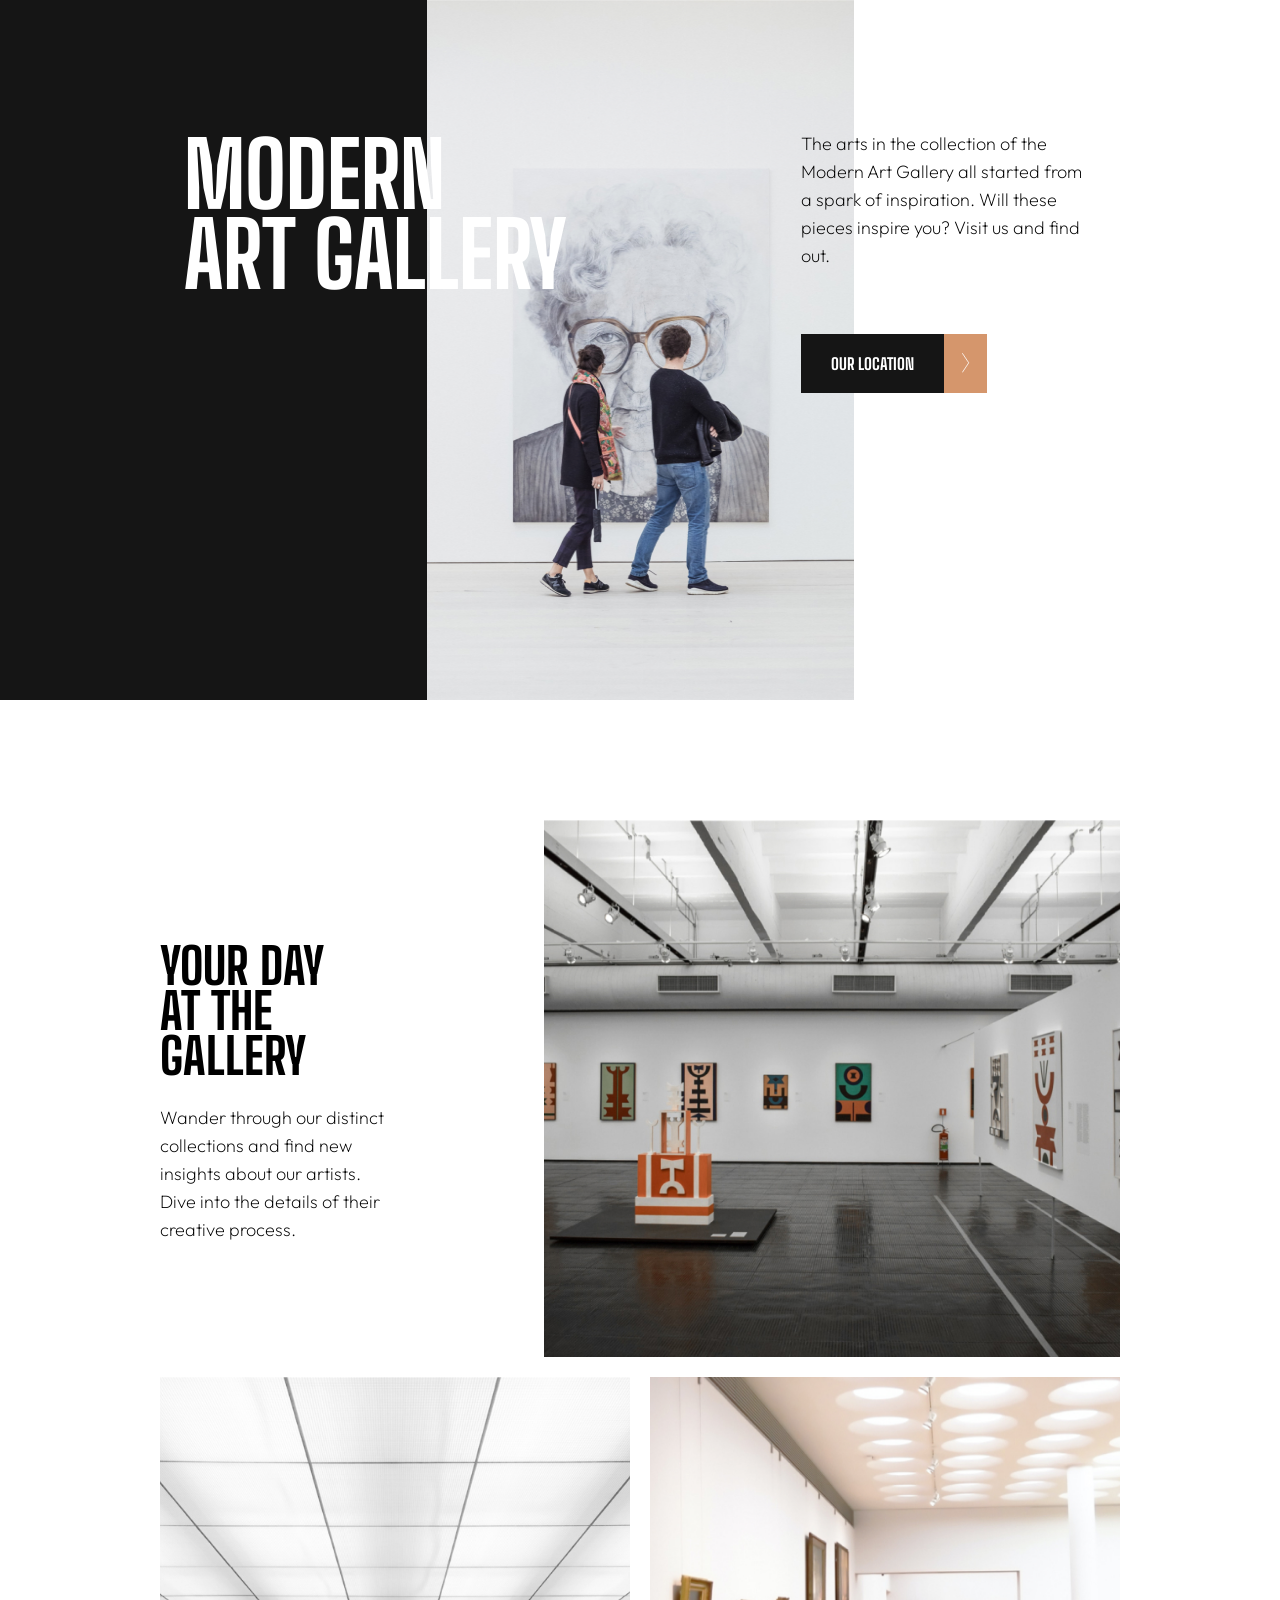
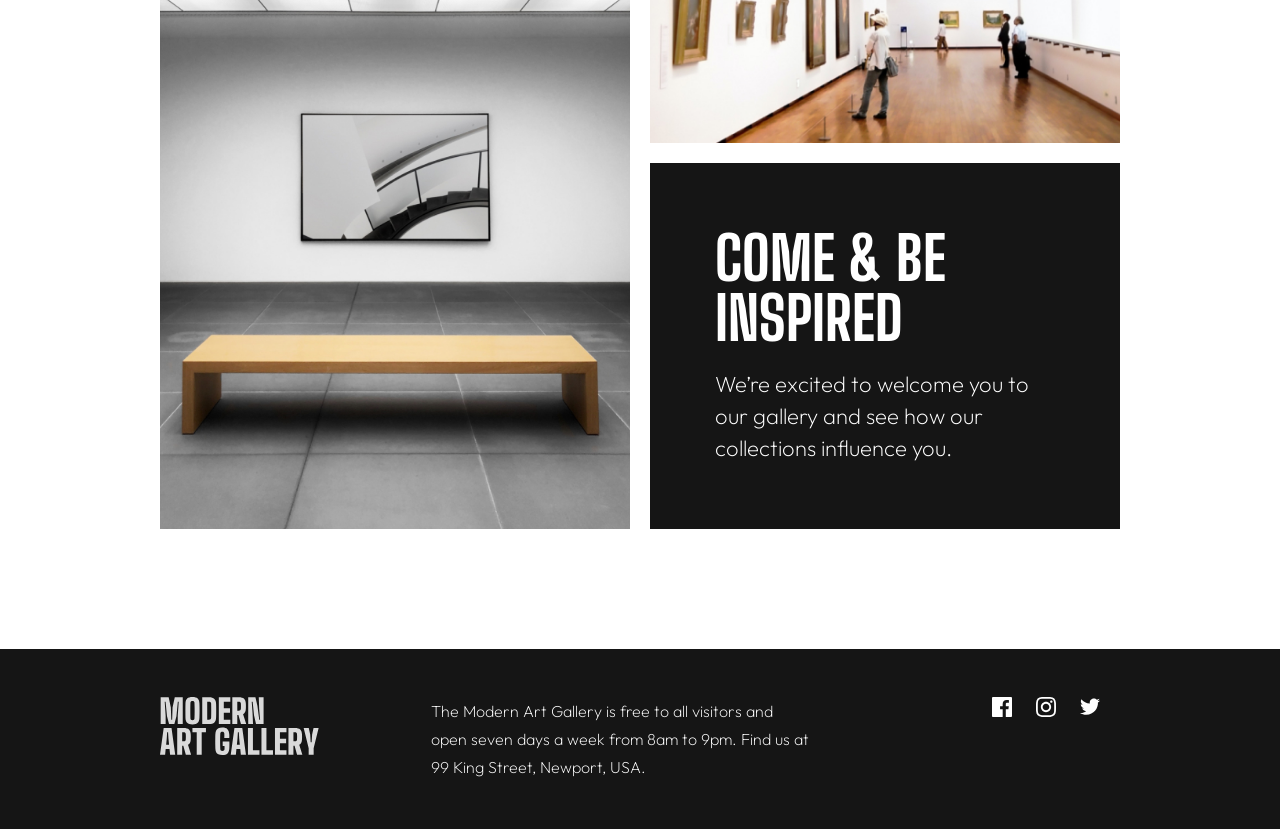
<file: index.html>
<!doctype html>
<html class="no-js" lang="">

<head>
  <meta charset="utf-8">
  <meta name="viewport" content="width=device-width, initial-scale=1">
  <title>Modern Art Gallery</title>
  <link rel="stylesheet" href="css/style.css">
  <meta name="description" content="">

  <meta property="og:title" content="">
  <meta property="og:type" content="">
  <meta property="og:url" content="">
  <meta property="og:image" content="">

  <link rel="icon" href="/favicon.ico" sizes="any">
  <link rel="icon" href="/icon.svg" type="image/svg+xml">
  <link rel="apple-touch-icon" href="icon.png">
  <link rel="manifest" href="site.webmanifest">
  <meta name="theme-color" content="#fafafa">
</head>

<body>
  <section class="container1">
      <div class="photo">
      </div>

      <article class="first-article">
          <h1>MODERN 
ART GALLERY</h1>
          <p>The arts in the collection of 
            the Modern Art Gallery all started from a spark of inspiration. Will these pieces inspire you? 
            Visit us and find out.</p>
          <div class="button">  
            <a href="./location.html" class="location">
              <span>OUR LOCATION</span>
              <img src="img/arrow.svg" alt="">
            </a>
          </div>
      </article>
  </section>    

  <section class="container2">
      <img src="img/photo2.jpg" alt=""> 
      <article class="second-article">
        <h2>YOUR DAY 
AT THE GALLERY</h2>
        <p>Wander through our distinct collections and find new insights 
          about our artists. Dive into the details of their creative process.</p>
      </article>
  </section>

  <section class="container3">
    <img class="photo3" src="img/photo3.jpg" alt="">
    <img class="photo4" src="img/photo4.jpg" alt="">
    <article class="third-article">
      <h2>COME & BE INSPIRED</h2>
      <p>We’re excited to welcome you to our gallery and see how our collections influence you.</p>
    </article>
  </section>

  <footer>
    <img class= "logo" src="img/logo.svg" alt="">
    <p>The Modern Art Gallery is free to all visitors and open 
      seven days a week from 8am to 9pm. Find us at 99 King Street, Newport, USA.</p>
      <section class="icons">
        <a href="#"><img src="img/icon-facebook.svg" alt=""></a>
        <a href="#"><img src="img/icon-instagram.svg" alt=""></a>
        <a href="#"><img src="img/icon-twiter.svg" alt=""></a>
      </section>
  </footer>

</body>

</html>
</file>
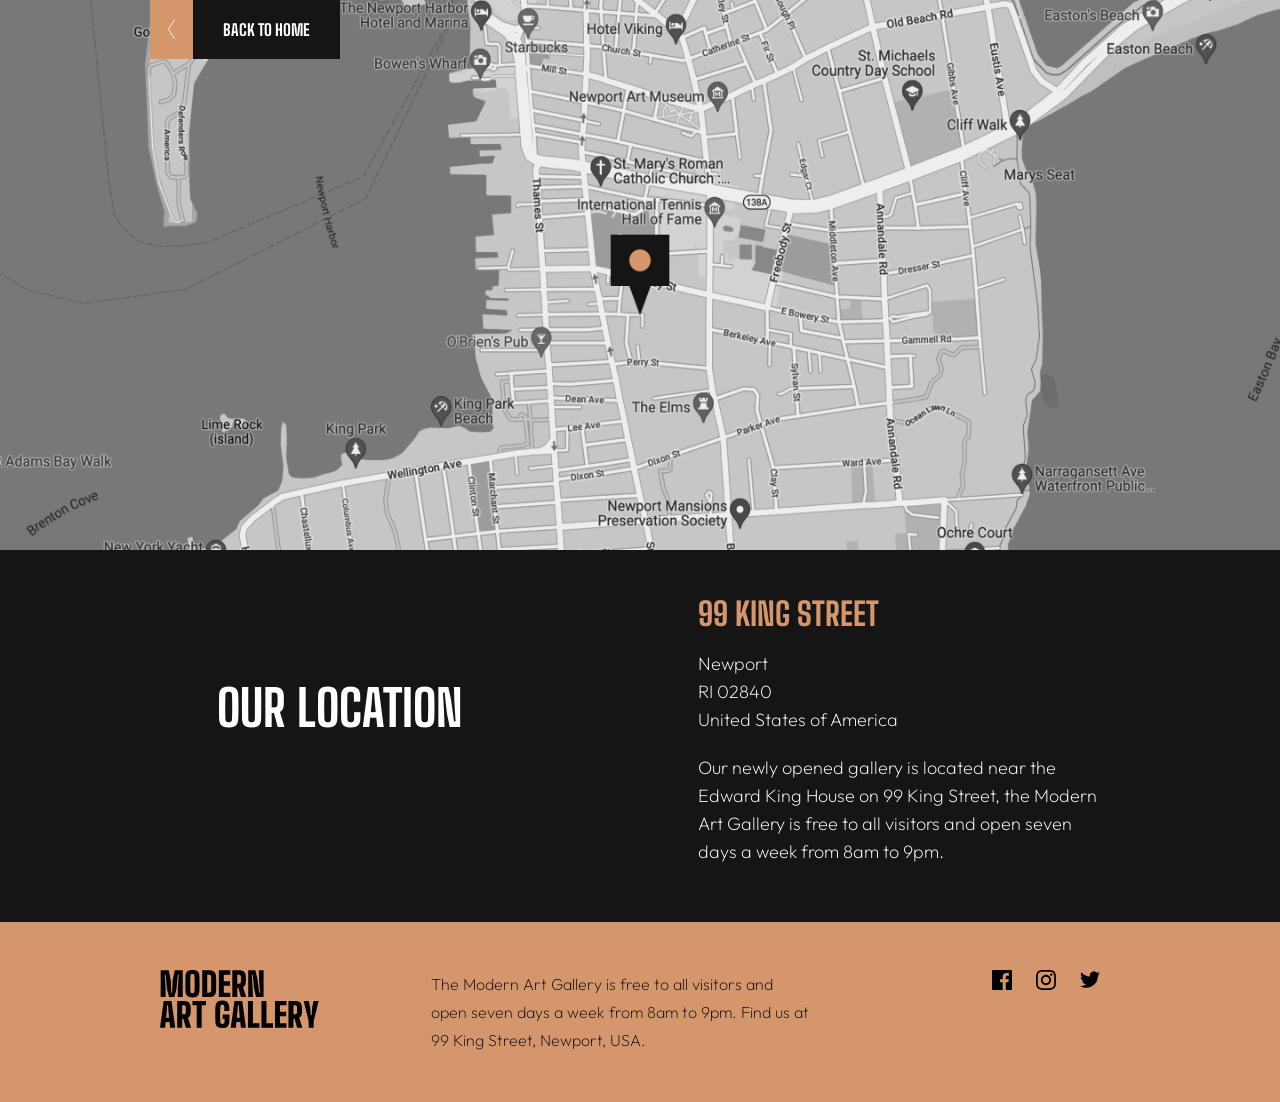
<file: location.html>
<!doctype html>
<html class="no-js" lang="">

<head>
  <meta charset="utf-8">
  <meta name="viewport" content="width=device-width, initial-scale=1">
  <title>Modern Art Gallery</title>
  <link rel="stylesheet" href="css/style.css">
  <meta name="description" content="">

  <meta property="og:title" content="">
  <meta property="og:type" content="">
  <meta property="og:url" content="">
  <meta property="og:image" content="">

  <link rel="icon" href="/favicon.ico" sizes="any">
  <link rel="icon" href="/icon.svg" type="image/svg+xml">
  <link rel="apple-touch-icon" href="icon.png">

  <link rel="manifest" href="site.webmanifest">
  <meta name="theme-color" content="#fafafa">
</head>

<body>

  <section class="containerA">
    <div class="button">  
            <a href="./index.html" class="home">
              <span>BACK TO HOME</span>
              <img src="img/arrow.svg" alt="">
            </a>
     </div>
  </section>

  <section class="containerB">
      <h2>OUR LOCATION</h2>
      <div class="containerB-content">
          <h3>99 KING STREET</h3>
          <p class="paragraph1">Newport
RI 02840
United States of America</p>
          <p>Our newly opened gallery is located near the Edward 
            King House on 99 King Street, the Modern Art Gallery is 
            free to all visitors and open seven days 
            a week from 8am to 9pm.</p>
      </div>
  </section>

  <footer class="location-footer">
    <img class= "logo" src="img/logo.svg" alt="">
    <p>The Modern Art Gallery is free to all visitors and open 
      seven days a week from 8am to 9pm. Find us at 99 King Street, Newport, USA.</p>
      <section class="icons">
        <a href="#"><img src="img/icon-facebook.svg" alt=""></a>
        <a href="#"><img src="img/icon-instagram.svg" alt=""></a>
        <a href="#"><img src="img/icon-twiter.svg" alt=""></a>
      </section>
  </footer>

</body>

</html>
</file>
<file: css/style.css>
@import url("https://fonts.googleapis.com/css2?family=Big+Shoulders:opsz,wght@10..72,100..900&family=Outfit:wght@100..900&display=swap");
* {
  padding: 0;
  margin: 0;
  box-sizing: border-box;
}

h1, h2, h3, h4, a {
  font-family: "Big Shoulders", sans-serif;
}

p {
  font-family: "Outfit", sans-serif;
  font-size: 18px;
  font-weight: 200;
  line-height: 28px;
}

h1 {
  white-space: pre;
  font-size: 60px;
  line-height: 55px;
}

h2 {
  font-size: 50px;
  line-height: 45px;
}

h3 {
  color: #D5966C;
  font-size: 32px;
  line-height: 32px;
  font-weight: bold;
}

a {
  font-weight: bold;
}

img {
  width: 100%;
  height: auto;
}

.button {
  margin-left: 16px;
}
.button a {
  display: flex;
  align-items: center;
  color: #FFFFFF;
  text-decoration: none;
}
.button a span {
  box-sizing: content-box;
  background-color: #151515;
  padding: 20px 30px;
}
.button img {
  box-sizing: content-box;
  width: 8px;
  height: 24px;
  padding: 17.5px;
  background-color: #D5966C;
}
.button:hover span {
  background-color: #D5966C;
}
.button:hover img {
  background-color: #151515;
}

footer {
  background-color: #151515;
  color: #FFFFFF;
  box-sizing: content-box;
  padding: 48px 32px;
}
@media (min-width: 768px) {
  footer {
    display: flex;
    align-items: flex-start;
    justify-content: space-between;
  }
}
@media (min-width: 768px) and (min-width: 1200px) {
  footer {
    padding-left: 160px;
    padding-right: 160px;
  }
}
footer img {
  width: 20px;
  height: 20px;
}
@media (min-width: 768px) {
  footer img.logo {
    margin-right: 60px;
  }
}
footer img.logo {
  width: 130px;
  height: auto;
}
@media (min-width: 1200px) {
  footer img.logo {
    width: 160px;
    height: auto;
  }
}
footer p {
  margin-top: 38px;
  margin-bottom: 38px;
  font-size: 16px;
}
@media (min-width: 768px) {
  footer p {
    max-width: 280px;
    margin-right: 130px;
    margin-top: 0;
    margin-bottom: 0;
  }
}
@media (min-width: 1200px) {
  footer p {
    max-width: 380px;
  }
}
footer a {
  margin-right: 20px;
}
footer.location-footer {
  background-color: #D5966C;
  color: #151515;
}
footer.location-footer img {
  filter: brightness(0);
}

.container1 {
  margin-bottom: 120px;
  overflow: hidden;
}
.container1 .photo {
  width: 100%;
  height: 300px;
  background-position: center;
  background-image: url(../img/main-photo.jpg);
  background-repeat: no-repeat;
  background-size: 100% 100%;
  margin-bottom: 30px;
}
@media (min-width: 768px) {
  .container1 .photo {
    margin-bottom: 0px;
    flex: 0 0 60%;
    height: 700px;
    background-image: url(../img/main-photo-portrait.jpg);
  }
}
@media (min-width: 1200px) {
  .container1 .photo {
    background-image: none;
  }
}
.container1 h1, .container1 p {
  margin-left: 16px;
  margin-right: 16px;
}
.container1 h1 {
  margin-bottom: 30px;
}
@media (min-width: 1200px) {
  .container1 h1 {
    font-size: 90px;
    line-height: 80px;
    color: #FFFFFF;
    transform: translate(-545px, 10px);
  }
}
.container1 p, .container1 .button {
  margin-bottom: 30px;
}
@media (min-width: 1200px) {
  .container1 p, .container1 .button {
    max-width: 290px;
    margin: 0;
    transform: translate(88px, -184px);
  }
}
@media (min-width: 1200px) {
  .container1 .button {
    margin-top: 64px;
  }
}
@media (min-width: 768px) {
  .container1 {
    display: flex;
    align-items: center;
  }
}
@media (min-width: 768px) and (min-width: 1200px) {
  .container1 {
    background-image: url("../img/main-photo-portrait.jpg"), linear-gradient(to right, #151515 33.33%, #FFFFFF 33.33%);
    background-repeat: no-repeat;
    background-position: center;
    background-size: 33.33% 100%, auto;
  }
}
@media (min-width: 768px) {
  .container1 article {
    transform: translateX(-55px);
  }
}

.container2 {
  margin-left: 16px;
  margin-right: 16px;
  margin-bottom: 32px;
}
.container2 img {
  margin-bottom: 25px;
}
@media (min-width: 768px) {
  .container2 img {
    margin-bottom: 0px;
  }
}
@media (min-width: 1200px) {
  .container2 img {
    margin-bottom: 10px;
  }
}
.container2 h2 {
  white-space: pre;
  margin-bottom: 25px;
}
.container2 p {
  max-width: 320px;
}
@media (min-width: 768px) {
  .container2 {
    margin-left: 30px;
    margin-right: 30px;
    margin-bottom: 10px;
    display: flex;
    flex-direction: row-reverse;
    justify-content: space-between;
    align-items: center;
  }
  .container2 img {
    width: 60%;
    height: auto;
  }
  .container2 h2 {
    white-space: normal;
    max-width: 200px;
  }
  .container2 p {
    max-width: 230px;
  }
}
@media (min-width: 768px) and (min-width: 1200px) {
  .container2 {
    margin-left: 160px;
    margin-right: 160px;
  }
}

.container3 {
  margin-left: 16px;
  margin-right: 16px;
  margin-bottom: 120px;
}
.container3 img {
  margin-bottom: 16px;
}
@media (min-width: 768px) {
  .container3 img {
    margin-bottom: 0px;
  }
}
.container3 article.third-article {
  background-color: #151515;
  color: #FFFFFF;
  padding: 45px 20px;
}
@media (min-width: 1200px) {
  .container3 article.third-article {
    padding: 65px;
  }
}
.container3 h2 {
  margin-bottom: 20px;
}
@media (min-width: 1200px) {
  .container3 h2 {
    max-width: 350px;
    font-size: 60px;
    line-height: 60px;
  }
}
@media (min-width: 1200px) {
  .container3 p {
    max-width: 350px;
    font-size: 22px;
    line-height: 32px;
  }
}
@media (min-width: 768px) {
  .container3 {
    margin-left: 30px;
    margin-right: 30px;
    display: grid;
    grid-template-columns: 1fr 1fr;
    grid-template-rows: 1fr 1fr; /* Esto obliga a que cada fila mida el 50% */
    grid-template-areas: "img1 img2" "img1 article";
    gap: 10px;
  }
  .container3 img.photo3 {
    grid-area: img1;
    width: 100%;
    height: 100%;
    object-fit: cover;
  }
  .container3 img.photo4 {
    grid-area: img2;
    width: 100%;
    height: 100%;
    object-fit: cover;
  }
  .container3 article.third-article {
    grid-area: article;
  }
}
@media (min-width: 768px) and (min-width: 1200px) {
  .container3 {
    margin-left: 160px;
    margin-right: 160px;
    gap: 20px;
  }
}

.containerA {
  width: 100%;
  height: 550px;
  background-image: url(../img/map-mobile.png);
  background-repeat: no-repeat;
  background-size: 100% 100%;
}
.containerA .button {
  margin: 0;
}
.containerA .button a {
  display: flex;
  flex-direction: row-reverse;
  justify-content: start;
}
.containerA .button a img {
  transform: rotate(180deg);
}
@media (min-width: 768px) {
  .containerA .button {
    margin-left: 39px;
  }
}
@media (min-width: 1200px) {
  .containerA .button {
    margin-left: 150px;
  }
}
@media (min-width: 768px) {
  .containerA {
    background-image: url(../img/map-tablet.png);
    background-size: 100% 100%;
  }
}
@media (min-width: 1200px) {
  .containerA {
    background-image: url(../img/map-desktop.png);
    background-size: 100% 100%;
  }
}

.containerB {
  background-color: #151515;
  color: #FFFFFF;
  padding: 48px 16px 56px 16px;
}
.containerB h2 {
  margin-bottom: 48px;
}
.containerB h3 {
  margin-bottom: 20px;
}
.containerB p.paragraph1 {
  white-space: pre;
  margin-bottom: 20px;
}
@media (min-width: 768px) {
  .containerB {
    display: flex;
    align-items: center;
    justify-content: space-evenly;
  }
  .containerB h2 {
    margin-left: 35px;
    margin-right: 68px;
  }
  .containerB p {
    max-width: 400px;
  }
}

body {
  overflow-x: hidden;
}

/*# sourceMappingURL=style.css.map */
</file>
